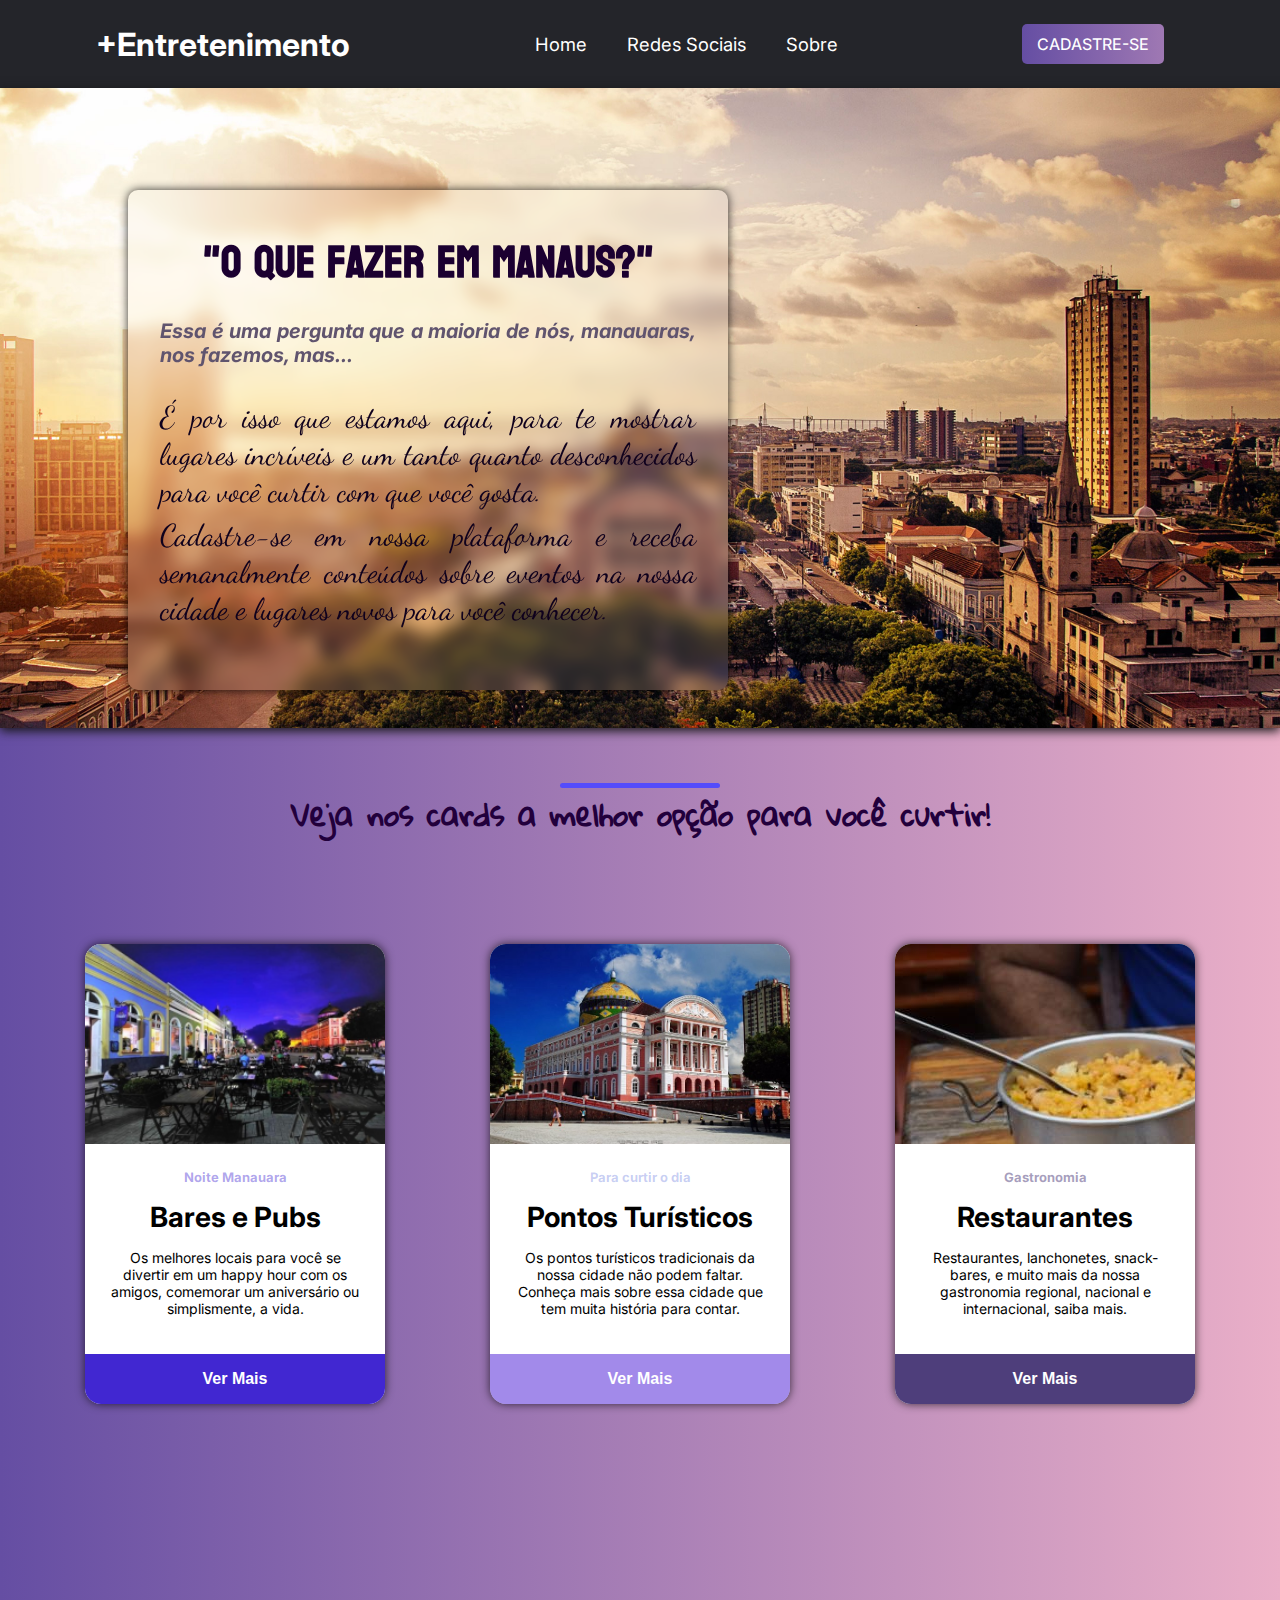
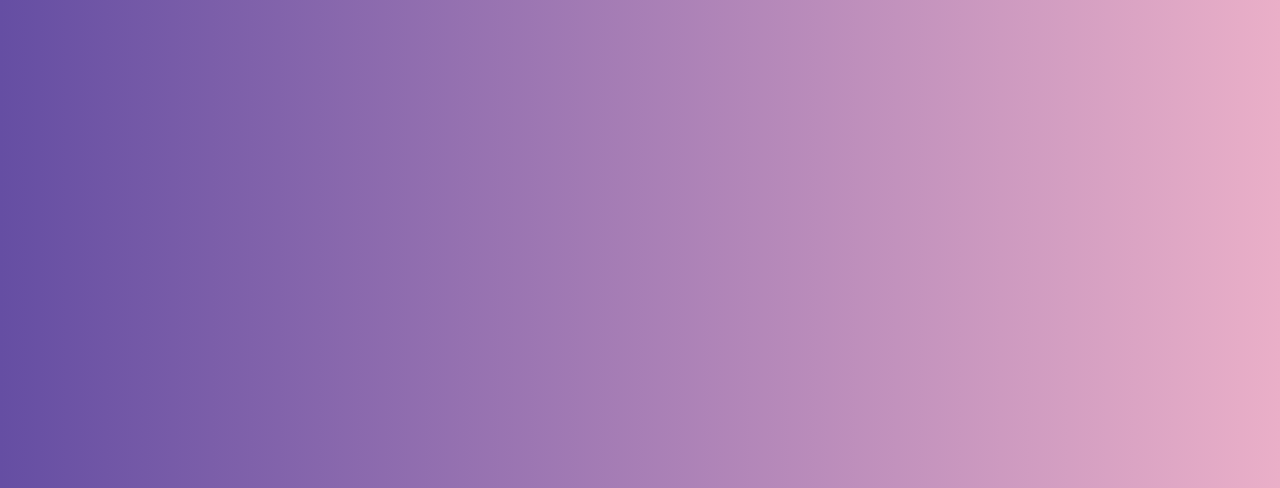
<file: index.html>
<!DOCTYPE html>
<html lang="pt-br">
<head>
    <meta charset="UTF-8"> 
    <meta http-equiv="X-UA-Compatible" content="IE=edge">
    <meta name="viewport" content="width=device-width, initial-scale=1.0">
    <title>+Entretenimento</title>
    <link rel="stylesheet" href="assets/css/index.css">
    
    
</head>
<body>
    <header>
        <nav class="nav-bar">
            <div class="logo">
                <h1>+Entretenimento</h1> 
            </div>
 
            <div class="nav-list">
                <ul>
                    <li class="nav-item"><a href="#" class="nav-link">Home</a></li>
                    <li class="nav-item"><a href="#" class="nav-link">Redes Sociais</a></li>
                    <li class="nav-item"><a href="#" class="nav-link">Sobre</a></li>
                </ul>
            </div>

            <div class="login-button">
                <button><a href="cadastro.html" target="_blank">CADASTRE-SE</a></button>
            </div>

            <div class="mobile-menu-icon">
                <button onclick="menuShow()"><img class="icon" src="assets/img/img2.svg"></button>
            </div>
        </nav>

        <div class="mobile-menu">
            <ul>
                <li class="nav-item"><a href="#" class="nav-link">Home</a></li>
                <li class="nav-item"><a href="#" class="nav-link">Redes Sociais</a></li>
                <li class="nav-item"><a href="#" class="nav-link">Sobre</a></li>
            </ul>

            <div class="login-button">
                <button><a href="#">Cadastre-se</a></button>
            </div>
        </div>
    </header> 
    

        <div class="background">
          
          <div class="box">
            <div class="container-text">
                <h1>"O que fazer em Manaus?"</h1>
                <h3>Essa é uma pergunta que a maioria de nós, manauaras, nos fazemos, mas...</h3>
                <p id="p1">É por isso que estamos aqui, para te mostrar lugares incríveis e um tanto quanto desconhecidos para você curtir com que você gosta.</p>
                <p id="p2"> Cadastre-se em nossa plataforma e receba semanalmente conteúdos sobre eventos na nossa cidade e lugares novos para você conhecer.</p>
            </div>
          </div>
    

        <div class="container-img">
            <img src="assets/img/manaus.jpg" style="width: 100%;" alt="Conheça Manaus de um jeito diferente.">
        </div>
          
        <section class="text">
          <h1>Veja nos cards a melhor opção para você curtir!</h1>
        </section>
        

    <!--CARDS-->

    <div class="container">
        <!-- Card 1 -->
        <div class="card card-1">
          <!-- card-header -->
          <div class="card-header">
            <img src="assets/img/icon-prin.png" class="card-img" />
          </div>
          <!-- card-header -->
  
          <!-- card-body -->
          <div class="card-body">
            <h3 class="card-local">Noite Manauara</h3>
            <h2 class="card-titulo">Bares e Pubs</h2>
            <p class="card-texto">
              Os melhores locais para você se divertir em um happy hour com os amigos, comemorar um aniversário ou simplismente, a vida.
            </p>
          </div>
          <!-- card-body -->
  
          <!-- card-footer -->
          <div class="card-footer">
            <a href="barepub.html" target="_blank">Ver Mais</a>
          </div>
          <!-- card-footer -->
        </div>
        <!-- Card 1 -->
  
        <!-- Card 2 -->
        <div class="card card-2">
          <!-- card-header -->
          <div class="card-header">
            <img src="assets/img/teatroam.jpg" class="card-img" />
          </div>
          <!-- card-header -->
  
          <!-- card-body -->
          <div class="card-body">
            <h3 class="card-local">Para curtir o dia</h3>
            <h2 class="card-titulo">Pontos Turísticos</h2>
            <p class="card-texto">
              Os pontos turísticos tradicionais da nossa cidade não podem faltar. Conheça mais sobre essa cidade que tem muita história para contar.
            </p>
          </div>
          <!-- card-body -->
  
          <!-- card-footer -->
          <div class="card-footer">
            <a href="#">Ver Mais</a>
          </div>
          <!-- card-footer -->
        </div>
        <!-- Card 2 -->
  
        <!-- Card 3 -->
        <div class="card card-3">
          <!-- card-header -->
          <div class="card-header">
            <img src="assets/img/gastro.jpg" />
          </div>
          <!-- card-header -->
  
          <!-- card-body -->
          <div class="card-body">
            <h3 class="card-local">Gastronomia</h3>
            <h2 class="card-titulo">Restaurantes</h2>
            <p class="card-texto">
              Restaurantes, lanchonetes, snack-bares, e muito mais da nossa gastronomia regional, nacional e internacional, saiba mais.
            </p>
          </div>
          <!-- card-body -->
  
          <!-- card-footer -->
          <div class="card-footer">
            <a href="#">Ver Mais</a>
          </div>
          <!-- card-footer -->
        </div>
        <!-- Card 3 -->
    </div>
  </div>

  <!--Fazer o footer, estilizar o texto entre a imagem e os cards, tentar deixar o box responsivo junto com a imagem-->

    <script src="assets/js/script.js"></script>
</body>
</html>
</file>
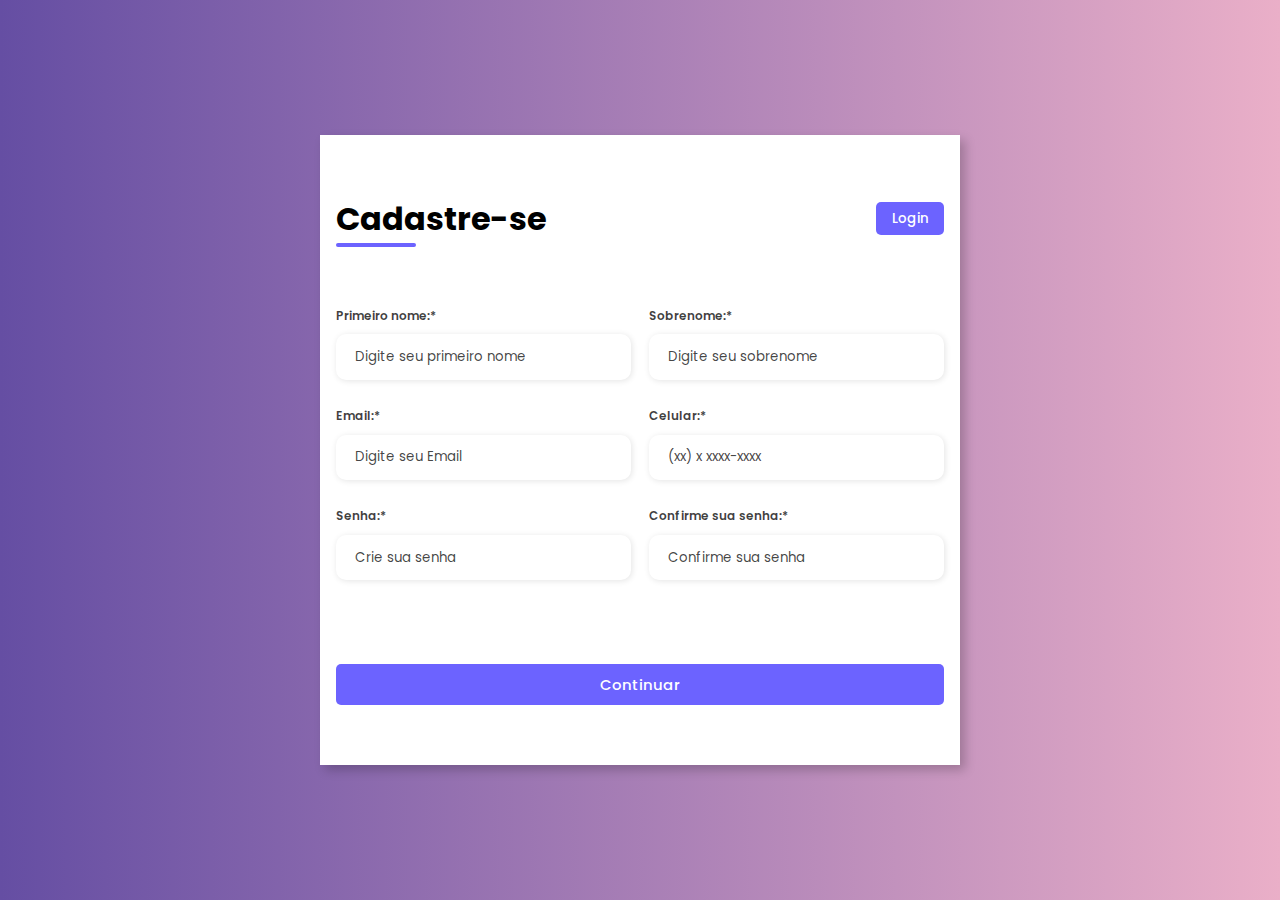
<file: cadastro.html>
<!DOCTYPE html>
<html lang="pt-br">
<head>
    <meta charset="UTF-8"> 
    <meta http-equiv="X-UA-Compatible" content="IE=edge">
    <meta name="viewport" content="width=device-width, initial-scale=1.0">
    <title>Cadastro</title>
    <link rel="stylesheet" href="assets/css/formstyle.css">
</head>  
<body>
     
    <div class="container">
        <div class="form-image">
            <img src="assets/img/undraw_best_place_re_lne9.svg" alt="Cadastro">
        </div>
        
        <div class="form">
            <form action="#">
                <div class="form-header"> 
                    <div class="title">
                        <h1>Cadastre-se</h1>
                    </div>
                    <div class="login-button">
                        <button><a href="login.html" target="_blank">Login</a></button>
                    </div>
                </div>

                <div class="input-group">
                    <div class="input-box">
                        <label for="firtname">Primeiro nome:*</label>
                        <input type="text" name="firstname" id="firstname" placeholder="Digite seu primeiro nome" required>
                    </div>
                    <div class="input-box">
                        <label for="lastname">Sobrenome:*</label>
                        <input type="text" name="lastname" id="lastname" placeholder="Digite seu sobrenome" required>
                    </div>
                    <div class="input-box">
                        <label for="email">Email:*</label>
                        <input type="email" name="email" id="email" placeholder="Digite seu Email" required>
                    </div>
                    <div class="input-box">
                        <label for="number">Celular:*</label>
                        <input type="tel" name="number" id="number" placeholder="(xx) x xxxx-xxxx" required>
                    </div>
                    <div class="input-box">
                        <label for="password">Senha:*</label>
                        <input type="password" name="password" id="password" placeholder="Crie sua senha" required>
                    </div>
                    <div class="input-box">
                        <label for="corfirmpassword">Confirme sua senha:*</label>
                        <input type="corfirmpassword" name="corfirmpassword" id="corfirmpassword" placeholder="Confirme sua senha" required>
                    </div>
                </div>

                <div class="continue-button">
                    <button><a href="#">Continuar</a></button>
                </div>
            </form>
        </div>
    </div>
</body>
</html>
</file>
<file: assets/css/index.css>
@import url('https://fonts.googleapis.com/css2?family=Anton&family=Inter:wght@200;300;400;500&family=Poppins:wght@300;400;500;600&display=swap');
@import url('https://fonts.googleapis.com/css2?family=Koulen&display=swap');
@import url('https://fonts.googleapis.com/css2?family=Dancing+Script:wght@400;500&display=swap');
@import url('https://fonts.googleapis.com/css2?family=Gloria+Hallelujah&display=swap');

* {
    padding: 0; 
    margin: 0;
    font-family: 'Inter', sans-serif;
    
    
} 
/*Background*/
.background {
    width: 100%;
    height: 2000px;
    position: relative;
    background-image: linear-gradient(to right, #654ea3, #eaafc8);
          
} 

/*Navbar*/
header {
    background-color: #24252a;
    box-shadow: 0px 3px 10px #464646;
    
}

.nav-bar {
    display: flex;
    justify-content: space-between;
    margin-right: 20px;
    padding: 1.5rem 6rem;
    
}

.logo {
    display: flex;
    align-items: center;
}

.logo h1 {
    color: #ffffff;
}

.nav-list {
    display: flex;
    align-items: center;
}

.nav-list ul {
    display: flex;
    justify-content: center;
    list-style: none;
}

.nav-item {
    margin: 0 20px;
    transition: 0.2s;
}

.nav-link {
    text-decoration: none;
    font-size: 1.15rem;
    color: #ffffff;
    font-weight: 400;
}

.nav-item:hover {
  transform: scale3d(1.1, 1.1, 1);
}

.login-button button {
    border: none;
    color: rgb(245, 245, 245);
    padding: 10px 15px;
    border-radius: 5px;
    background-size: 230%;
    transition: 0.2s;
    background-image: linear-gradient(to right, #654ea3, #eaafc8);
    cursor: pointer;
}

.login-button button:hover {
    background-position: left;
    transform: scale3d(1.1, 1.1, 1);
}

.login-button button a {
    text-decoration: none;
    color: #fff;
    font-weight: 450;
    font-size: 1rem;
}

.mobile-menu-icon {
    display: none;
}

.mobile-menu {
    display: none;
}

/*Responsividade do nav*/
@media screen and (max-width: 730px) {
    .nav-bar {
        padding: 1.5rem 4rem;
    }
    .nav-item {
        display: none;
    }
    .login-button {
        display: none;
    }
    .mobile-menu-icon {
        display: block;
    }

    .mobile-menu-icon button {
        background-color: transparent;
        border: none;
        cursor: pointer;
    }

    .mobile-menu ul {
        display: flex;
        flex-direction: column;
        text-align: center;
        padding-bottom: 1rem;
    }
    .mobile-menu .nav-item {
        display: block;
        padding-top: 1.2rem;
    }
    .mobile-menu .login-button {
        display: block;
        padding: 1rem 2rem;
    }
    .mobile-menu .login-button button {
        width: 100%;
    }
    .open {
        display: block;
    }
    
}


.container-text {
  display: flex;
  text-align: left;
  flex-direction: column;
  flex-wrap: wrap;
  padding-top: 2rem;
  padding-left: 1.5rem;
  padding: 2rem;
  width: 100%;
  font-size: 25px;   
  text-align: justify; 
}

.container-text h1 {
  width: 100%;
  text-align: center;
  font-family: 'Koulen';
  font-weight: 750;
  font-size: 45px;    
  padding-bottom: 1rem;
  color: #1b0030;  

}

.container-text h3 {
  padding-bottom: 1rem;
  font-size: 20px;
  font-style: italic;
  color: #60546e;
}

.container-text #p1, #p2 {
  color: #0f011d;
  font-family: 'Dancing Script', sans-serif;
  font-size: 1.9rem;
  padding-top: 1rem;
}

#p2 {
  padding-top: 0.4rem;
}

.box {
  display: flex;
  position: absolute;
  width: 600px;
  height: 500px;
  margin-top: 8%;
  margin-left: 10%;
  border-radius: 10px;
  box-shadow: 0px 0px 10px rgba(0, 0, 0, 0.8);
  background-color: rgba(255, 255, 255, 0.100); 
  backdrop-filter: blur(8px); 
  -webkit-backdrop-filter: blur(8px)
}

.container-img {
  display: flex;
  max-width: 100%;
  max-height: 40%;
  box-shadow: 0px 3px 10px #161616;
}

@media screen and (max-width: 730px) {
  .box {
      display: flex;
      width: 400px;
      height: 300px;
      margin-top: 4%;
      margin-left: 5%;
  }
  .container-text {
      display: flex;
      font-size: 14px;
  }
  .container-text h1 {
      font-size: 30px;
  }
  .container-text h3 {
      font-size: 15px;
  }
}

@media screen and (max-width: 375px) {
  .box {
      display: flex;
      width: 250px;
      height: 170px;
      margin-top: 2%;
      margin-left: 2%;
      padding-left: 1px;
  }
  .container-text {
      display: flex;
      font-size: 6px;
  }
  .container-text h1 {
      font-size: 15px;
  }
  .container-text h3 {
      font-size: 10px;
  }
}

.text h1 {
  display: flex;
  justify-content: center;
  margin-top: 55px;
  font-size: 30px;
  font-family: 'Gloria Hallelujah', sans-serif;
  color: #22003c;
}

.text h1::after {
  content: '';
  display: block;
  width: 10rem;
  height: 0.3rem;
  background-color: #544cfb;
  margin: 0 auto;
  position: absolute;
  border-radius: 10px;
}

/*Cards-container*/
.container {
    width: 100%;
    margin-top: 5rem;
    display: flex;
    justify-content: space-evenly;
    flex-wrap: wrap;
  }
  
  /* Card */
  .card {
    width: 300px;
    height: 460px;
    margin: 20px;
    background-color: #fff;
    border-radius: 16px;
    overflow: hidden;
    box-shadow: 0px 0px 10px rgba(0, 0, 0, 0.7);
    transition: 0.3s;
  }
  
  /* Card Header*/
  .card-header {
    width: 100%;
    height: 200px;
    overflow: hidden;
  }
  
  .card-img {
    min-width: 100%;
    width: auto;
    height: 100%;
  }
  
  /* Card Body */
  .card-body {
    height: 170px;
    padding: 15px;
    text-align: center;
    font-family: sans-serif;
  }
  
  .card-local {
    font-size: 13px;
    margin: 10px 0;
  }
  
  .card-titulo {
    font-size: 28px;
    margin: 15px 0;
  }
  
  .card-texto {
    font-size: 14px;
    width: 250px;
    margin: 0 auto;
  }
  
  /* Card Footer */
  .card-footer {
    margin-top: 10px;
    text-align: center;
    background-color: #000;
  }
  
  .card-footer a {
    color: #fff;
    display: block;
    padding: 16px;
    text-decoration: none;
    font-family: sans-serif;
    font-weight: 600;
  }
  
  /* Cores Cards */
  .card-1 .card-footer {
    background-color: #4127d1;
  }
  
  .card-1 .card-local {
    color: #4127d16c;
  }
  
  .card-2 .card-footer {
    background-color: #5a2fda8f;
  }
  
  .card-2 .card-local {
    color: rgba(39, 65, 209, 0.257)
  }
  
  .card-3 .card-footer {
    background-color: #4e3e7b;
  }
  
  .card-3 .card-local {
    color: #4e3e7b81;
  }

  
 
  

  /* Animação Hover */
  .card:hover {
    transform: scale3d(1.1, 1.1, 1);
  }
</file>
<file: assets/css/formstyle.css>
@import url('https://fonts.googleapis.com/css2?family=Anton&family=Inter:wght@200;300;400;500&family=Poppins:ital,wght@0,300;0,400;0,600;1,100;1,300;1,500&display=swap');
* {
    padding: 0;
    margin: 0;
    box-sizing: border-box;
    font-family: 'Poppins', sans-serif;
}
 
body {
    width: 100%;
    height: 100vh;
    display: flex;
    justify-content: center;
    align-items: center;
    background-image: linear-gradient(to right, #654ea3, #eaafc8);
}

.container {
    width: 70%;
    height: 70vh;
    display: flex;
    box-shadow: 5px 5px 10px rgba(0, 0, 0, .212);
}

.form-image {
    width: 70%;
    display: flex;
    justify-content: center;
    align-items: center;
    background-image: linear-gradient(to right, #654ea3, #eaafc8);
    padding: 1rem;
}

.form-image img {
    width: 40rem;
}

.form {
    width: 100%;
    display: flex;
    justify-content: center;
    align-items: center;
    flex-direction: column;
    background-color: #fff;
    padding: 1rem;
}

.form-header {
    margin-bottom: 3rem;
    display: flex;
    justify-content: space-between;
}

.login-button {
    display: flex;
    align-items: center;
}

.login-button button {
    border: none;
    background-color: #6c63ff;
    padding: 0.4rem 1rem;
    border-radius: 5px;
    cursor: pointer;
}

.login-button button:hover {
    background-color: #6b63fff1;
}

.login-button button a {
    text-decoration: none;
    font-weight: 500;
    color: #fff;
}

.form-header h1::after {
    content: '';
    display: block;
    width: 5rem;
    height: 0.3rem;
    background-color: #6c63ff;
    margin: 0 auto;
    position: absolute;
    border-radius: 10px;
}

.input-group {
    display: flex;
    flex-wrap: wrap;
    justify-content: space-between;
    padding: 1rem 0;
}

.input-box {
    display: flex;
    flex-direction: column;
    margin-bottom: 1.1rem;
}

.input-box input {
    margin: 0.6rem 0;
    padding: 0.8rem 1.2rem;
    border: none;
    border-radius: 10px;
    box-shadow: 1px 1px 6px #0000001c;
}

.input-box input:hover {
    background-color: #eeeeee75;
}

.input-box input:focus-visible {
    outline: 1px solid #6c63ff;
}

.input-box label {
    font-size: 0.75rem;
    font-weight: 600;
    color: #000000c0;
}

.input-box input::placeholder {
    color: #000000be;
}

.continue-button button {
    width: 100%;
    margin-top: 2.5rem;
    border: none;
    background-color: #6c63ff;
    padding: 0.62rem;
    border-radius: 5px;
    cursor: pointer;
}

.continue-button button::hover {
    background-color: #6b63fff1;
}

.continue-button button a {
    text-decoration: none;
    font-size: 0.93rem;
    font-weight: 500;
    color: #fff;
}

@media screen and (max-width: 1330px) {
    /*a imagem passa à não aparecer*/
    .form-image {
        display: none;
    }
    .container {
        width: 50%;
    }
    .form {
        width: 100%;
    }
}

@media screen and (max-width: 1064px) {
    .container {
        width: 90%;
        height: auto;
    }
    .input-group {
        flex-direction: column;
        overflow-y: scroll;
        flex-wrap: nowrap;
        max-width: 30rem;
        padding-right: 5rem;
        padding-top: 1rem;
    }
    .login-button {
        display: flex;
        flex-wrap: nowrap;
        padding-top: 2rem;
        margin-right: 50%;
    }
    .form-header {
        margin-top: 100%;
        padding-top: 5rem;
        display: flex;
        flex-wrap: nowrap;
        justify-content: space-between;
    }
    
    
}
</file>
